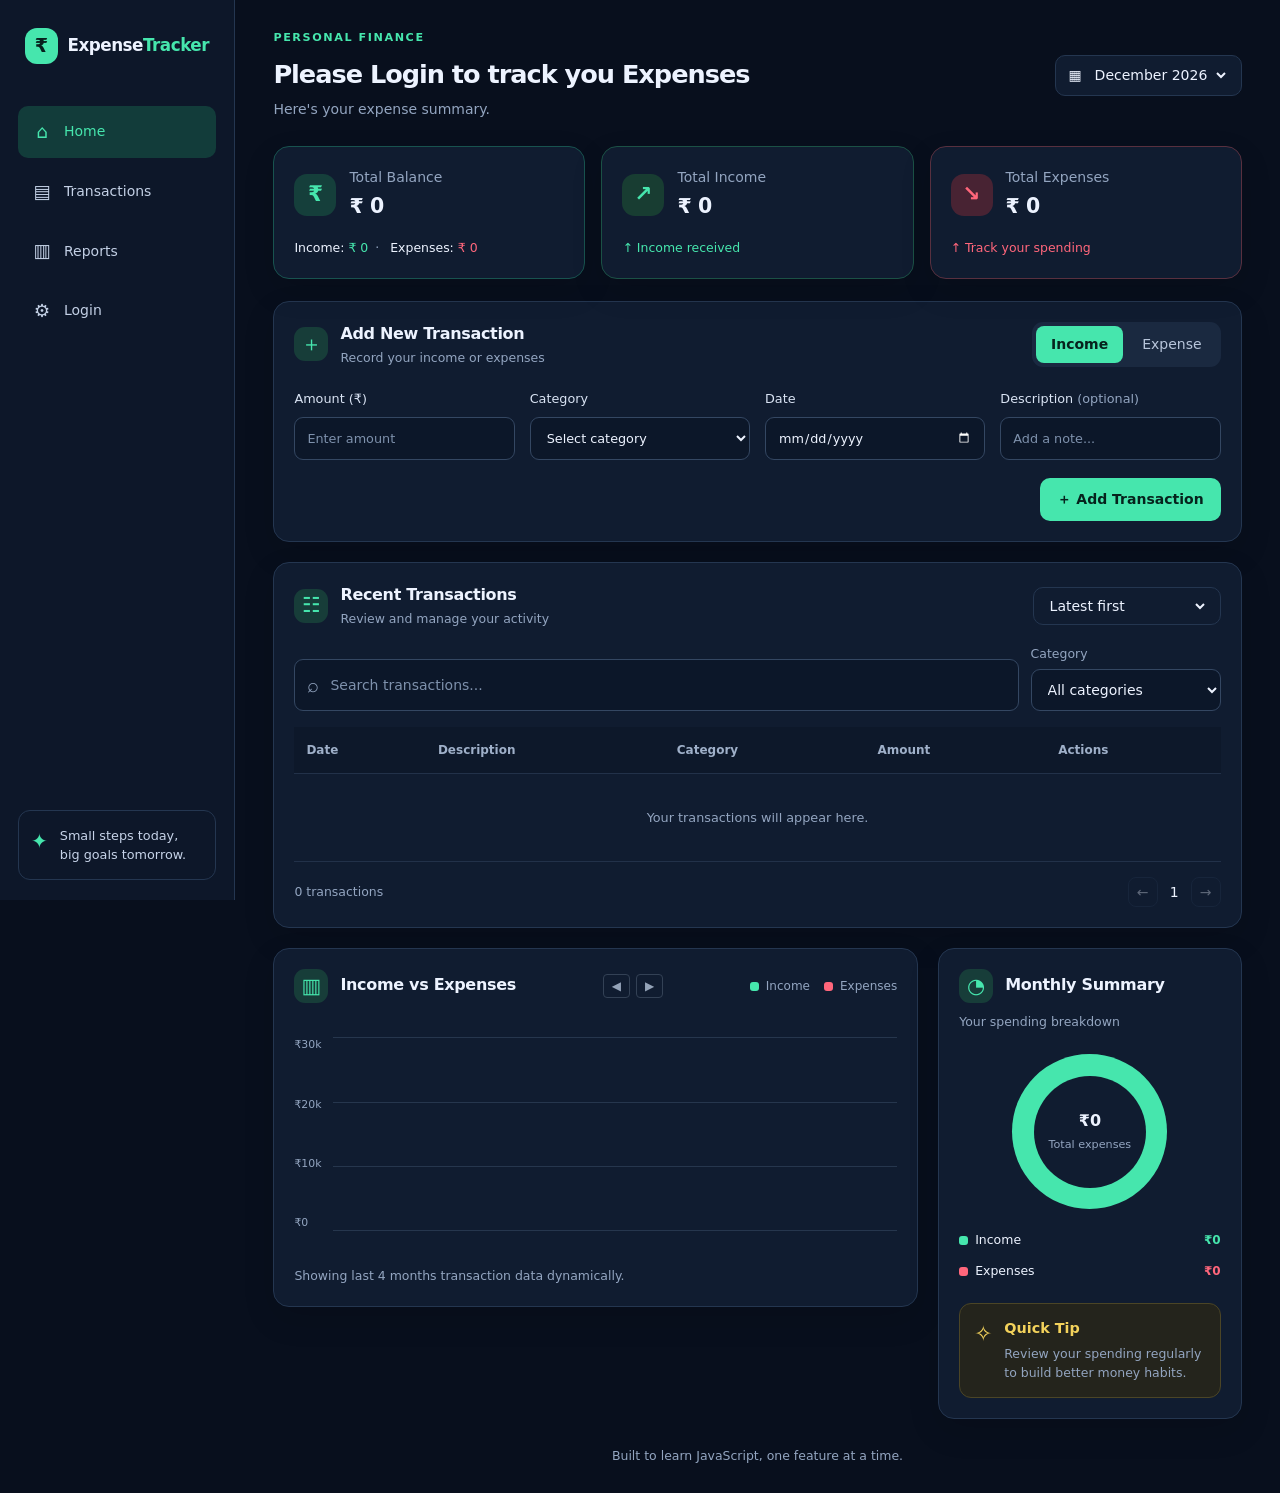
<file: index.html>
<!doctype html>
<html lang="en">
   <head>
      <meta charset="UTF-8" />
      <meta name="viewport" content="width=device-width, initial-scale=1.0" />
      <title>ExpenseTracker | Personal Finance</title>
      <link rel="stylesheet" href="style.css" />
   </head>

   <body>
      <div class="app-shell">
         <aside class="sidebar">
            <a class="brand" href="#" aria-label="ExpenseTracker home">
               <span class="brand-icon">₹</span>
               <span>Expense<span class="accent">Tracker</span></span>
            </a>

            <nav class="main-nav" aria-label="Main navigation">
               <a id="home" class="nav-link active" href="#overview"
                  ><span>⌂</span> Home</a
               >
               <a id="transactionsLink" class="nav-link" href="#transactions"
                  ><span>▤</span> Transactions</a
               >
               <a id="reportsLink" class="nav-link" href="#reports"
                  ><span>▥</span> Reports</a
               >
               <a id="login" class="nav-link" href="./login.html"
                  ><span>⚙</span> Login</a
               >
            </nav>

            <div class="sidebar-note">
               <span class="note-icon">✦</span>
               <p>Small steps today,<br />big goals tomorrow.</p>
            </div>
         </aside>

         <main class="main-content" id="overview">
            <header class="page-header">
               <div>
                  <p class="eyebrow">PERSONAL FINANCE</p>
                  <h1>
                     <span id="greetingText"
                        >Please Login to track you Expenses</span
                     ><span aria-hidden="true"></span>
                  </h1>
                  <p class="muted">Here's your expense summary.</p>
               </div>
               <label class="month-picker">
                  <span aria-hidden="true">▦</span>
                  <select id="month-filter" aria-label="Select month">
                     <option value="2026-10">October 2026</option>
                     <option value="2026-09">September 2026</option>
                     <option value="2026-08">August 2026</option>
                  </select>
               </label>
            </header>

            <section
               id="balanceSection"
               class="summary-grid"
               aria-label="Financial overview"
            >
               <article class="summary-card balance-card">
                  <div class="summary-top">
                     <span class="summary-icon">₹</span>
                     <div>
                        <p class="muted">Total Balance</p>
                        <h2 id="total-balance">₹ 0</h2>
                     </div>
                  </div>
                  <p class="summary-foot">
                     Income:
                     <span id="total_income" class="positive total_income"
                        >₹ 0</span
                     ><span class="separator">·</span> Expenses:
                     <span id="total_expenses" class="negative total_expenses"
                        >₹ 0</span
                     >
                  </p>
               </article>

               <article class="summary-card income-card">
                  <div class="summary-top">
                     <span class="summary-icon">↗</span>
                     <div>
                        <p class="muted">Total Income</p>
                        <h2 class="total_income" id="total-income">₹ 0</h2>
                     </div>
                  </div>
                  <p class="summary-foot positive">↑ Income received</p>
               </article>

               <article class="summary-card expense-card">
                  <div class="summary-top">
                     <span class="summary-icon">↘</span>
                     <div>
                        <p class="muted">Total Expenses</p>
                        <h2 class="total_expenses" id="total-expenses">₹ 0</h2>
                     </div>
                  </div>
                  <p class="summary-foot negative">↑ Track your spending</p>
               </article>
            </section>

            <section
               class="panel transaction-form-panel"
               aria-labelledby="form-title"
            >
               <div class="panel-heading">
                  <div class="heading-title">
                     <span class="heading-icon">＋</span>
                     <div>
                        <h2 id="form-title">Add New Transaction</h2>
                        <p class="muted small">
                           Record your income or expenses
                        </p>
                     </div>
                  </div>

                  <div
                     class="type-switch"
                     role="group"
                     aria-label="Transaction type"
                  >
                     <button
                        id="incomeBtn"
                        class="type-button selected"
                        type="button"
                        data-type="income"
                     >
                        Income
                     </button>
                     <button
                        id="expenseBtn"
                        class="type-button"
                        type="button"
                        data-type="expense"
                     >
                        Expense
                     </button>
                  </div>
               </div>

               <form id="transaction-form">
                  <div class="form-grid">
                     <label class="field">
                        <span>Amount (₹)</span>
                        <input
                           id="amount"
                           name="amount"
                           type="number"
                           min="0.01"
                           step="0.01"
                           placeholder="Enter amount"
                           required
                        />
                     </label>
                     <label class="field">
                        <span>Category</span>
                        <select id="category" name="category" required>
                           <option hidden value="">Select category</option>
                           <option>Salary</option>
                           <option>Freelance</option>
                           <option>Food & Dining</option>
                           <option>Shopping</option>
                           <option>Transport</option>
                           <option>Bills & Utilities</option>
                           <option>Entertainment</option>
                           <option>Health</option>
                           <option>Education</option>
                           <option>Other</option>
                        </select>
                     </label>
                     <label class="field">
                        <span>Date</span>
                        <input id="date" name="date" type="date" required />
                     </label>
                     <label class="field">
                        <span
                           >Description
                           <span class="muted">(optional)</span></span
                        >
                        <input
                           id="description"
                           name="description"
                           type="text"
                           placeholder="Add a note..."
                        />
                     </label>
                  </div>
                  <div class="form-actions">
                     <button class="primary-button" type="submit">
                        ＋ Add Transaction
                     </button>
                  </div>
               </form>
            </section>

            <section
               class="panel transactions-panel"
               id="transactions"
               aria-labelledby="transactions-title"
            >
               <div class="panel-heading transactions-heading">
                  <div class="heading-title">
                     <span class="heading-icon">☷</span>
                     <div>
                        <h2 id="transactions-title">Recent Transactions</h2>
                        <p class="muted small">
                           Review and manage your activity
                        </p>
                     </div>
                  </div>
                  <label class="sort-control">
                     <span class="sr-only">Sort transactions</span>
                     <select id="sort-order">
                        <option value="newest">Latest first</option>
                        <option value="oldest">Oldest first</option>
                        <option value="highest">Amount: high to low</option>
                        <option value="lowest">Amount: low to high</option>
                     </select>
                  </label>
               </div>

               <div class="toolbar">
                  <label class="search-box">
                     <span aria-hidden="true">⌕</span>
                     <input
                        id="search"
                        type="search"
                        placeholder="Search transactions..."
                        aria-label="Search transactions"
                     />
                  </label>
                  <label class="category-filter">
                     <span class="muted small">Category</span>
                     <select id="category-filter">
                        <option value="all">All categories</option>
                        <option>Salary</option>
                        <option>Freelance</option>
                        <option>Food & Dining</option>
                        <option>Shopping</option>
                        <option>Transport</option>
                        <option>Bills & Utilities</option>
                        <option>Entertainment</option>
                        <option>Health</option>
                        <option>Education</option>
                        <option>Other</option>
                     </select>
                  </label>
               </div>

               <div class="table-wrap">
                  <table>
                     <thead>
                        <tr>
                           <th>Date</th>
                           <th>Description</th>
                           <th>Category</th>
                           <th>Amount</th>
                           <th>Actions</th>
                        </tr>
                     </thead>
                     <tbody id="transaction-list">
                        <tr class="empty-row">
                           <td colspan="5">
                              Your transactions will appear here.
                           </td>
                        </tr>
                     </tbody>
                  </table>
               </div>
               <div class="table-footer">
                  <span class="muted small" id="transaction-count"
                     >0 transactions</span
                  >
                  <div class="pagination" aria-label="Transaction pagination">
                     <button
                        type="button"
                        id="previous-page"
                        disabled
                        aria-label="Previous page"
                     >
                        ←
                     </button>
                     <span id="current-page">1</span>
                     <button
                        type="button"
                        id="next-page"
                        disabled
                        aria-label="Next page"
                     >
                        →
                     </button>
                  </div>
               </div>
            </section>

            <section class="lower-grid" id="reports">
               <article class="panel chart-panel">
                  <div class="panel-heading">
                     <div class="heading-title">
                        <span class="heading-icon">▥</span>
                        <h2>Income vs Expenses</h2>
                     </div>

                     <!-- 🧭 Navigation Buttons Added Here -->
                     <div
                        class="chart-nav-controls"
                        style="display: flex; align-items: center; gap: 6px"
                     >
                        <button
                           id="prev-chart"
                           class="chart-nav-btn"
                           title="Previous Months"
                           style="
                              background: transparent;
                              border: 1px solid #334155;
                              color: #94a3b8;
                              padding: 2px 8px;
                              cursor: pointer;
                              border-radius: 4px;
                              font-weight: bold;
                              font-size: 12px;
                           "
                        >
                           ◀
                        </button>
                        <button
                           id="next-chart"
                           class="chart-nav-btn"
                           title="Next Months"
                           style="
                              background: transparent;
                              border: 1px solid #334155;
                              color: #94a3b8;
                              padding: 2px 8px;
                              cursor: pointer;
                              border-radius: 4px;
                              font-weight: bold;
                              font-size: 12px;
                           "
                        >
                           ▶
                        </button>
                     </div>

                     <div class="chart-legend">
                        <span
                           ><i class="legend-dot income-dot"></i> Income</span
                        >
                        <span
                           ><i class="legend-dot expense-dot"></i>
                           Expenses</span
                        >
                     </div>
                  </div>

                  <div
                     class="chart-placeholder"
                     role="img"
                     aria-label="Income versus expenses chart"
                  >
                     <div id="chartLabels" class="chart-y-labels">
                        <span>₹30k</span>
                        <span>₹20k</span>
                        <span>₹10k</span>
                        <span>₹0</span>
                     </div>
                     <div class="chart-area">
                        <div class="chart-grid-lines">
                           <i></i><i></i><i></i><i></i>
                        </div>

                        <!-- Added ID here so JavaScript can dynamically render the 4 months bars -->
                        <div class="bar-groups" id="bar-groups-container"></div>
                     </div>
                  </div>
                  <p class="muted small chart-note">
                     Showing last 4 months transaction data dynamically.
                  </p>
               </article>

               <aside class="panel side-summary">
                  <div class="panel-heading">
                     <div class="heading-title">
                        <span class="heading-icon">◔</span>
                        <h2>Monthly Summary</h2>
                     </div>
                  </div>
                  <p class="muted small">Your spending breakdown</p>
                  <div class="donut-wrap">
                     <div class="donut-chart">
                        <div class="donut-center">
                           <strong id="donut-total">₹0</strong
                           ><span>Total expenses</span>
                        </div>
                     </div>
                  </div>
                  <div class="legend-list">
                     <div>
                        <span><i class="legend-dot income-dot"></i> Income</span
                        ><strong id="positive" class="positive">₹0</strong>
                     </div>
                     <div>
                        <span
                           ><i class="legend-dot expense-dot"></i>
                           Expenses</span
                        ><strong id="negative" class="negative">₹0</strong>
                     </div>
                  </div>
                  <div class="tip-box">
                     <span class="tip-icon">✧</span>
                     <div>
                        <h3>Quick Tip</h3>
                        <p class="muted small">
                           Review your spending regularly to build better money
                           habits.
                        </p>
                     </div>
                  </div>
               </aside>
            </section>

            <footer class="page-footer muted small">
               Built to learn JavaScript, one feature at a time.
            </footer>
         </main>
      </div>

      <!-- Edit Transaction Modal -->
      <div id="edit-modal" class="modal-overlay hidden">
         <div class="modal-content">
            <div class="modal-header">
               <h3>Edit Transaction</h3>
               <button id="close-modal-btn" class="close-btn">&times;</button>
            </div>

            <form id="edit-form">
               <input type="hidden" id="edit-id" />

               <div class="form-group">
                  <label for="edit-amount">Amount (₹)</label>
                  <input
                     type="number"
                     id="edit-amount"
                     placeholder="Enter amount"
                     required
                  />
               </div>

               <div class="form-group">
                  <label for="edit-category">Category</label>
                  <select id="edit-category" required>
                     <option hidden value="">Select category</option>
                     <option>Salary</option>
                     <option>Freelance</option>
                     <option>Food & Dining</option>
                     <option>Shopping</option>
                     <option>Transport</option>
                     <option>Bills & Utilities</option>
                     <option>Entertainment</option>
                     <option>Health</option>
                     <option>Education</option>
                     <option>Other</option>
                  </select>
               </div>

               <div class="form-group">
                  <label for="edit-date">Date</label>
                  <input type="date" id="edit-date" required />
               </div>

               <div class="form-group">
                  <label for="edit-description">Description</label>
                  <input
                     type="text"
                     id="edit-description"
                     placeholder="Enter description"
                  />
               </div>

               <div class="modal-actions">
                  <button
                     type="button"
                     id="cancel-edit-btn"
                     class="btn btn-secondary"
                  >
                     Cancel
                  </button>
                  <button type="submit" class="btn btn-primary">
                     Update Transaction
                  </button>
               </div>
            </form>
         </div>
      </div>

      <script type="module" src="./script.js"></script>
      <script type="module" src="./uiModification.js"></script>
      <script type="module" src="./transaction.js"></script>
      <script type="module" src="./validation.js"></script>
      <script src="./userInfo.js" type="module" charset="utf-8"></script>
      <script type="module" src="./viewTransaction.js"></script>
      <script type="module" src="./action.js"></script>
      <script type="module" src="./chart.js"></script>
      <script type="module" src="./summary.js"></script>
   </body>
</html>
</file>
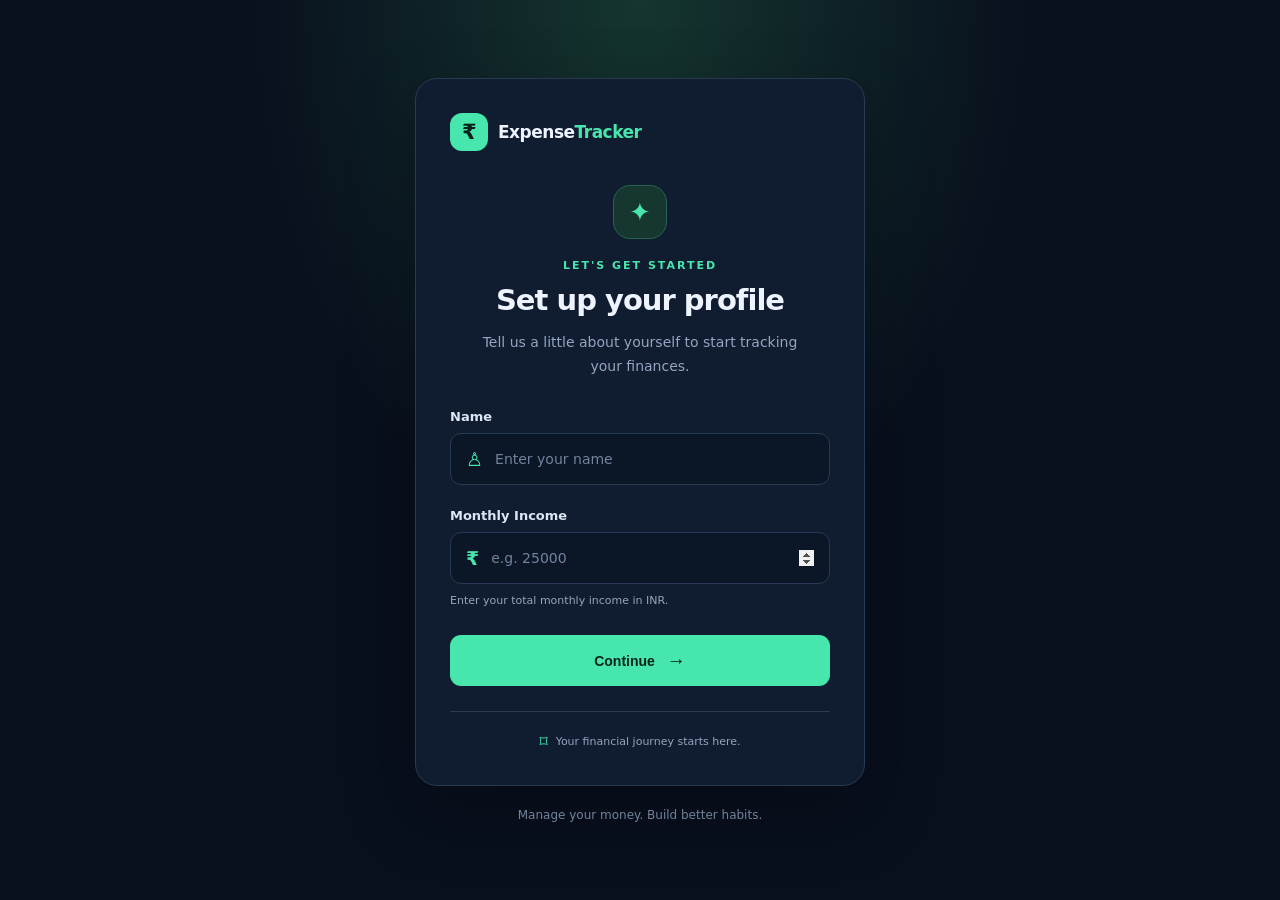
<file: Main_Page/Form_Page/form.html>
<!doctype html>
<html lang="en">
   <head>
      <meta charset="UTF-8" />
      <meta name="viewport" content="width=device-width, initial-scale=1.0" />
      <title>Income Setup | Expense Tracker</title>
      <link rel="stylesheet" href="formStyle.css" />
   </head>
   <body>
      <main class="page-container">
         <section class="form-card">
            <div class="brand">
               <span class="brand-icon">₹</span>
               <span>Expense<span class="accent">Tracker</span></span>
            </div>

            <div class="form-header">
               <div class="welcome-icon">✦</div>
               <p class="eyebrow">LET'S GET STARTED</p>
               <h1>Set up your profile</h1>
               <p class="subtitle">
                  Tell us a little about yourself to start tracking your
                  finances.
               </p>
            </div>

            <form id="income-form">
               <div class="input-group">
                  <label for="name">Name</label>
                  <div class="input-wrapper">
                     <span class="input-icon" aria-hidden="true">♙</span>
                     <input
                        type="text"
                        id="name"
                        name="name"
                        placeholder="Enter your name"
                        autocomplete="name"
                        required
                     />
                  </div>
               </div>

               <div class="input-group">
                  <label for="income">Monthly Income</label>
                  <div class="input-wrapper">
                     <span class="currency-symbol" aria-hidden="true">₹</span>
                     <input
                        type="number"
                        id="income"
                        name="income"
                        placeholder="e.g. 25000"
                        min="0"
                        step="0.01"
                        required
                     />
                  </div>
                  <p class="field-hint">
                     Enter your total monthly income in INR.
                  </p>
               </div>

               <button type="submit" class="submit-btn">
                  Continue <span aria-hidden="true">→</span>
               </button>
            </form>

            <div class="privacy-note">
               <span aria-hidden="true">⌑</span>
               Your financial journey starts here.
            </div>
         </section>

         <p class="page-footer">Manage your money. Build better habits.</p>
      </main>

      <script src="form.js"></script>
   </body>
</html>
</file>
<file: style.css>
/* ---------- Base / design tokens ---------- */
:root {
   color-scheme: dark;
   --bg: #080f1d;
   --sidebar: #0d1729;
   --panel: #101c30;
   --panel-hover: #14233a;
   --border: #243650;
   --text: #edf3ff;
   --muted: #93a5c0;
   --green: #46e6ad;
   --green-dark: #123c3a;
   --red: #ff667b;
   --radius: 16px;
   --shadow: 0 12px 32px rgb(0 0 0 / 12%);
}

* {
   box-sizing: border-box;
}

html {
   scroll-behavior: smooth;
}

body {
   margin: 0;
   background: var(--bg);
   color: var(--text);
   font-family:
      Inter,
      ui-sans-serif,
      system-ui,
      -apple-system,
      BlinkMacSystemFont,
      "Segoe UI",
      sans-serif;
   font-size: 14px;
   line-height: 1.5;
}

button,
input,
select {
   font: inherit;
}

button,
select {
   cursor: pointer;
}

button:focus-visible,
input:focus-visible,
select:focus-visible,
a:focus-visible {
   outline: 2px solid var(--green);
   outline-offset: 3px;
}

a {
   color: inherit;
   text-decoration: none;
}

h1,
h2,
h3,
p {
   margin-top: 0;
}

h1 {
   margin-bottom: 6px;
   font-size: clamp(1.45rem, 2vw, 2rem);
   letter-spacing: -0.04em;
}

h2 {
   margin-bottom: 0;
   font-size: 1rem;
   letter-spacing: -0.02em;
}

h3 {
   margin-bottom: 6px;
   font-size: 0.9rem;
}

p {
   margin-bottom: 0;
}

.muted {
   color: var(--muted);
}

.small {
   font-size: 0.78rem;
}

.accent,
.positive {
   color: var(--green);
}

.negative {
   color: var(--red);
}

.eyebrow {
   color: var(--green);
   font-size: 0.7rem;
   font-weight: 750;
   letter-spacing: 0.14em;
   margin-bottom: 8px;
}

.sr-only {
   position: absolute;
   width: 1px;
   height: 1px;
   padding: 0;
   margin: -1px;
   overflow: hidden;
   clip: rect(0, 0, 0, 0);
   white-space: nowrap;
   border: 0;
}

/* ---------- Main layout ---------- */
.app-shell {
   min-height: 100vh;
}

.sidebar {
   position: fixed;
   inset: 0 auto 0 0;
   z-index: 5;
   display: flex;
   flex-direction: column;
   width: 235px;
   padding: 28px 18px 20px;
   background: var(--sidebar);
   border-right: 1px solid var(--border);
}

.brand {
   display: flex;
   align-items: center;
   gap: 10px;
   padding: 0 7px;
   font-size: 1.05rem;
   font-weight: 800;
   letter-spacing: -0.03em;
}

.brand-icon {
   display: grid;
   place-items: center;
   width: 36px;
   height: 36px;
   border-radius: 12px;
   background: var(--green);
   color: #07201d;
   font-size: 1.2rem;
}

.main-nav {
   display: grid;
   gap: 8px;
   margin-top: 42px;
}

.nav-link {
   display: flex;
   align-items: center;
   gap: 12px;
   padding: 12px 14px;
   border-radius: 10px;
   color: #c3d0e5;
   transition:
      background 0.2s,
      color 0.2s;
}

.nav-link span {
   width: 20px;
   font-size: 1.15rem;
   text-align: center;
}

.nav-link:hover,
.active {
   background: var(--green-dark);
   color: var(--green);
}

.sidebar-note {
   display: flex;
   align-items: flex-start;
   gap: 12px;
   margin-top: auto;
   padding: 15px 12px;
   border: 1px solid var(--border);
   border-radius: 12px;
   color: #c6d3e8;
   font-size: 0.8rem;
}

.note-icon {
   color: var(--green);
   font-size: 1.25rem;
}

.main-content {
   max-width: 1800px;
   margin-left: 235px;
   padding: 30px clamp(20px, 3vw, 46px) 24px;
}

.page-header {
   display: flex;
   align-items: center;
   justify-content: space-between;
   gap: 20px;
   margin-bottom: 26px;
}

.month-picker,
.sort-control {
   display: flex;
   align-items: center;
   gap: 9px;
   padding: 9px 12px;
   border: 1px solid var(--border);
   border-radius: 10px;
   background: var(--panel);
}

select,
input {
   min-width: 0;
   color: var(--text);
   background: transparent;
   border: 0;
}

select option {
   background: var(--panel);
   color: var(--text);
}

.month-picker select {
   max-width: 145px;
}

.summary-grid {
   display: grid;
   grid-template-columns: repeat(3, minmax(0, 1fr));
   gap: 16px;
   margin-bottom: 22px;
}

.summary-card,
.panel {
   min-width: 0;
   background: var(--panel);
   border: 1px solid var(--border);
   border-radius: var(--radius);
   box-shadow: var(--shadow);
}

.summary-card {
   padding: 20px;
}

.balance-card {
   border-color: #18534f;
}

.income-card {
   border-color: #1b5145;
}

.expense-card {
   border-color: #58303f;
}

.summary-top {
   display: flex;
   align-items: center;
   gap: 13px;
}

.summary-icon {
   display: grid;
   flex: 0 0 42px;
   place-items: center;
   width: 42px;
   height: 42px;
   border-radius: 13px;
   background: #153f3b;
   color: var(--green);
   font-size: 1.35rem;
   font-weight: 750;
}

.income-card .summary-icon {
   background: #183d32;
}

.expense-card .summary-icon {
   background: #482333;
   color: var(--red);
}

.summary-card h2 {
   margin-top: 3px;
   font-size: clamp(1.05rem, 1.6vw, 1.4rem);
   font-variant-numeric: tabular-nums;
}

.summary-foot {
   margin-top: 17px;
   font-size: 0.78rem;
}

.separator {
   margin: 0 7px;
   color: var(--muted);
}

/* ---------- Panels and forms ---------- */
.panel {
   padding: 20px;
   margin-bottom: 20px;
}

.panel-heading {
   display: flex;
   align-items: center;
   justify-content: space-between;
   gap: 16px;
   margin-bottom: 22px;
}

.heading-title {
   display: flex;
   align-items: center;
   gap: 12px;
   min-width: 0;
}

.heading-icon {
   display: grid;
   flex: 0 0 34px;
   place-items: center;
   width: 34px;
   height: 34px;
   border-radius: 11px;
   background: #173d39;
   color: var(--green);
   font-size: 1.3rem;
}

.heading-title h2 {
   margin-bottom: 3px;
}

.type-switch {
   display: flex;
   gap: 4px;
   padding: 4px;
   border-radius: 11px;
   background: #1a2940;
}

.type-button {
   padding: 8px 15px;
   border: 0;
   border-radius: 8px;
   color: #b7c5da;
   background: transparent;
}

.type-button.selected {
   background: var(--green);
   color: #06231d;
   font-weight: 750;
}

.form-grid {
   display: grid;
   grid-template-columns: repeat(4, minmax(0, 1fr));
   gap: 15px;
}

.field {
   display: grid;
   gap: 8px;
   color: #d9e3f3;
   font-size: 0.8rem;
}

.field input,
.field select,
.search-box,
.category-filter select {
   width: 100%;
   min-height: 43px;
   padding: 10px 12px;
   border: 1px solid #344762;
   border-radius: 9px;
   background: #0c1729;
   color: var(--text);
}

.field input::placeholder,
.search-box input::placeholder {
   color: #7e91ac;
}

.field input[type="date"] {
   color-scheme: dark;
}

.form-actions {
   display: flex;
   justify-content: flex-end;
   margin-top: 18px;
}

.primary-button {
   padding: 11px 17px;
   border: 0;
   border-radius: 10px;
   background: var(--green);
   color: #06231d;
   font-weight: 800;
   transition:
      filter 0.2s,
      transform 0.2s;
}

.primary-button:hover {
   filter: brightness(1.08);
   transform: translateY(-1px);
}

/* ---------- Transaction table ---------- */
.transactions-heading {
   margin-bottom: 17px;
}

.toolbar {
   display: flex;
   align-items: end;
   gap: 12px;
   margin-bottom: 16px;
}

.search-box {
   display: flex;
   align-items: center;
   gap: 9px;
   flex: 1;
}

.search-box span {
   font-size: 1.25rem;
   color: var(--muted);
}

.search-box input {
   width: 100%;
   outline: 0;
}

.category-filter {
   display: grid;
   gap: 5px;
   width: 190px;
}

.category-filter select {
   min-height: 42px;
}

.table-wrap {
   width: 100%;
   overflow-x: auto;
}

table {
   width: 100%;
   border-collapse: collapse;
   text-align: left;
   white-space: nowrap;
}

thead {
   background: #0d182a;
   color: #9fb0c9;
   font-size: 0.75rem;
}

th,
td {
   padding: 14px 12px;
   border-bottom: 1px solid #223149;
}

th {
   font-weight: 650;
}

td {
   font-size: 0.8rem;
}

tbody tr {
   transition: background 0.15s;
}

tbody tr:hover {
   background: var(--panel-hover);
}

.amount-income {
   color: var(--green);
   font-weight: 750;
}

.amount-expense {
   color: var(--red);
   font-weight: 750;
}

.row-action {
   padding: 5px 7px;
   margin-right: 5px;
   border: 1px solid var(--border);
   border-radius: 7px;
   background: transparent;
   color: var(--muted);
}

.row-action:hover {
   color: var(--green);
   border-color: var(--green);
}

.row-action.delete:hover {
   color: var(--red);
   border-color: var(--red);
}

.empty-row td {
   padding: 34px 12px;
   text-align: center;
   color: var(--muted);
}

.table-footer {
   display: flex;
   justify-content: space-between;
   align-items: center;
   gap: 12px;
   padding-top: 15px;
}

.pagination {
   display: flex;
   align-items: center;
   gap: 12px;
}

.pagination button {
   width: 30px;
   height: 30px;
   border: 1px solid var(--border);
   border-radius: 8px;
   background: transparent;
   color: var(--text);
}

.pagination button:disabled {
   opacity: 0.35;
   cursor: not-allowed;
}

.action-buttons {
   display: flex;
   align-items: center;
   justify-content: center;
   gap: 8px;
}

.action-buttons button {
   border: none;
   background: transparent;
   padding: 6px;
   border-radius: 6px;
   cursor: pointer;
   font-size: 16px;
   transition: background 0.2s ease;
}

.edit-btn:hover {
   background: #e0f2fe;
}

.delete-btn:hover {
   background: #fee2e2;
}

.text-green {
   color: #22c55e;
   /* Tailwind-er green-500 type ba nijer choice-er green */
}

.text-red {
   color: #ef4444;
   /* Tailwind-er red-500 type ba nijer choice-er red */
}

/* ---------- Charts / monthly summary ---------- */
.lower-grid {
   display: grid;
   grid-template-columns: minmax(0, 1.7fr) minmax(260px, 0.8fr);
   gap: 20px;
   align-items: start;
}

.chart-panel,
.side-summary {
   margin-bottom: 20px;
}

.chart-legend {
   display: flex;
   gap: 14px;
   color: var(--muted);
   font-size: 0.75rem;
}

.chart-legend span,
.legend-list span {
   display: inline-flex;
   align-items: center;
   gap: 7px;
}

.legend-dot {
   display: inline-block;
   width: 9px;
   height: 9px;
   border-radius: 3px;
}

.income-dot {
   background: var(--green);
}

.expense-dot {
   background: var(--red);
}

.chart-placeholder {
   display: flex;
   gap: 12px;
   height: 230px;
   padding-top: 12px;
}

.chart-y-labels {
   display: flex;
   flex-direction: column;
   justify-content: space-between;
   padding-bottom: 24px;
   color: var(--muted);
   font-size: 0.68rem;
}

.chart-area {
   position: relative;
   display: flex;
   flex: 1;
   min-width: 0;
}

.chart-grid-lines {
   position: absolute;
   inset: 0 0 24px;
   display: flex;
   flex-direction: column;
   justify-content: space-between;
}

.chart-grid-lines i {
   border-top: 1px solid #26364d;
}

.bar-groups {
   position: relative;
   z-index: 1;
   display: flex;
   justify-content: space-around;
   align-items: stretch;
   width: 100%;
   height: 100%;
}

.bar-group {
   display: flex;
   flex-direction: column;
   align-items: center;
   justify-content: flex-end;
   gap: 7px;
   min-width: 30px;
   color: var(--muted);
   font-size: 0.7rem;
}

.bar-pair {
   display: flex;
   align-items: flex-end;
   justify-content: center;
   gap: 5px;
   width: 100%;
   height: calc(100% - 24px);
}

#bar1,
#bar2 {
   display: flex;
   flex-direction: column;
   align-items: center;
   justify-content: flex-end;
   gap: 5px;
   width: 100%;
   height: 100%;
}

.bar-group .bar {
   display: block;
   width: clamp(10px, 1.5vw, 20px);
   min-height: 3px;
   border-radius: 4px 4px 0 0;
}

.income-bar {
   background: var(--green);
}

.expense-bar {
   background: var(--red);
}

.chart-note {
   margin-top: 12px;
}

.side-summary > .muted {
   margin-top: -12px;
}

.donut-wrap {
   display: grid;
   place-items: center;
   padding: 22px 0;
}

.donut-chart {
   display: grid;
   place-items: center;
   width: 155px;
   aspect-ratio: 1;
   border-radius: 50%;
   background: conic-gradient(var(--green) 0 100%, var(--red) 66% 100%);
}

.donut-center {
   display: flex;
   flex-direction: column;
   align-items: center;
   justify-content: center;
   width: 112px;
   aspect-ratio: 1;
   border-radius: 50%;
   background: var(--panel);
}

.donut-center strong {
   font-size: 1rem;
}

.donut-center span {
   margin-top: 4px;
   color: var(--muted);
   font-size: 0.7rem;
}

.legend-list {
   display: grid;
   gap: 12px;
}

.legend-list > div {
   display: flex;
   justify-content: space-between;
   align-items: center;
   gap: 10px;
   font-size: 0.78rem;
}

.legend-list strong {
   font-size: 0.75rem;
}

.tip-box {
   display: flex;
   gap: 12px;
   margin-top: 22px;
   padding: 14px;
   border: 1px solid #4b4526;
   border-radius: 12px;
   background: #24241c;
}

.tip-icon {
   color: #f3d25b;
   font-size: 1.35rem;
}

.tip-box h3 {
   color: #f3d25b;
}

.page-footer {
   padding: 8px 0 4px;
   text-align: center;
}

/* ---------- Responsive layouts ---------- */
@media (min-width: 1500px) {
   .summary-card {
      padding: 24px;
   }

   .panel {
      padding: 24px;
   }
}

@media (max-width: 1150px) {
   .sidebar {
      width: 200px;
   }

   .main-content {
      margin-left: 200px;
      padding-inline: 22px;
   }

   .summary-grid {
      grid-template-columns: repeat(2, minmax(0, 1fr));
   }

   .expense-card {
      grid-column: span 2;
   }

   .form-grid {
      grid-template-columns: repeat(2, minmax(0, 1fr));
   }

   .lower-grid {
      grid-template-columns: minmax(0, 1fr);
   }
}

@media (max-width: 760px) {
   .sidebar {
      position: static;
      width: auto;
      padding: 15px 16px 10px;
      border-right: 0;
      border-bottom: 1px solid var(--border);
   }

   .brand {
      padding: 0;
   }

   .main-nav {
      display: flex;
      gap: 6px;
      overflow-x: auto;
      margin-top: 14px;
      padding-bottom: 4px;
   }

   .nav-link {
      flex: 0 0 auto;
      padding: 9px 12px;
      font-size: 0.8rem;
   }

   .nav-link span {
      width: auto;
   }

   .sidebar-note {
      display: none;
   }

   .main-content {
      margin-left: 0;
      padding: 22px 14px;
   }

   .page-header {
      align-items: flex-start;
      flex-direction: column;
      gap: 14px;
   }

   .month-picker {
      align-self: stretch;
      justify-content: space-between;
   }

   .summary-grid {
      grid-template-columns: minmax(0, 1fr);
      gap: 12px;
   }

   .expense-card {
      grid-column: auto;
   }

   .summary-card {
      padding: 17px;
   }

   .panel {
      padding: 15px;
      border-radius: 13px;
   }

   .panel-heading {
      align-items: flex-start;
      flex-direction: column;
      gap: 13px;
   }

   .transactions-heading {
      flex-direction: column;
   }

   .type-switch {
      align-self: stretch;
   }

   .type-button {
      flex: 1;
   }

   .form-grid {
      grid-template-columns: minmax(0, 1fr);
   }

   .form-actions .primary-button {
      width: 100%;
   }

   .toolbar {
      align-items: stretch;
      flex-direction: column;
   }

   .category-filter {
      width: 100%;
   }

   .table-wrap table {
      min-width: 650px;
   }

   .chart-legend {
      flex-wrap: wrap;
   }

   .chart-placeholder {
      height: 190px;
   }

   .chart-panel .panel-heading {
      gap: 10px;
   }

   .chart-panel .heading-title {
      flex-wrap: wrap;
   }

   .table-footer {
      align-items: flex-start;
   }
}

@media (prefers-reduced-motion: reduce) {
   *,
   *::before,
   *::after {
      scroll-behavior: auto !important;
      transition-duration: 0.01ms !important;
   }
}

/* Modal Overlay Background */
.modal-overlay {
   position: fixed;
   top: 0;
   left: 0;
   width: 100%;
   height: 100%;
   background: rgba(0, 0, 0, 0.4);
   backdrop-filter: blur(5px);
   display: flex;
   justify-content: center;
   align-items: center;
   z-index: 1000;
}

/* Hidden Class to toggle visibility */
.modal-overlay.hidden {
   display: none;
}

/* Modal Box */
.modal-content {
   background: #212121;
   width: 100%;
   max-width: 400px;
   border-radius: 12px;
   padding: 20px 24px;
   box-shadow: 0 10px 25px rgba(0, 0, 0, 0.2);
   animation: modalFadeIn 0.3s ease;
}

@keyframes modalFadeIn {
   from {
      opacity: 0;
      transform: translateY(-20px);
   }

   to {
      opacity: 1;
      transform: translateY(0);
   }
}

/* Modal Header */
.modal-header {
   display: flex;
   justify-content: space-between;
   align-items: center;
   margin-bottom: 20px;
   border-bottom: 1px solid #eee;
   padding-bottom: 10px;
}

.modal-header h3 {
   margin: 0;
   font-size: 1.25rem;
   color: #f1f1f1;
}

.close-btn {
   background: none;
   border: none;
   font-size: 1.5rem;
   cursor: pointer;
   color: #888;
}

.close-btn:hover {
   color: #ccc;
}

/* Form Groups inside Modal */
.form-group {
   margin-bottom: 15px;
}

.form-group label {
   display: block;
   font-size: 0.85rem;
   font-weight: 600;
   color: #555;
   margin-bottom: 5px;
}

.form-group input,
.form-group select {
   width: 100%;
   padding: 10px 12px;
   border: 1px solid #ddd;
   border-radius: 8px;
   font-size: 0.95rem;
   outline: none;
   transition: border-color 0.2s;
   box-sizing: border-box;
}

.form-group input:focus,
.form-group select:focus {
   border-color: #4f46e5;
}

/* Action Buttons */
.modal-actions {
   display: flex;
   gap: 10px;
   margin-top: 20px;
}

.btn {
   flex: 1;
   padding: 10px;
   border: none;
   border-radius: 8px;
   font-weight: 600;
   cursor: pointer;
   font-size: 0.95rem;
}

.btn-secondary {
   background: #f3f4f6;
   color: #4b5563;
}

.btn-secondary:hover {
   background: #e5e7eb;
}

.btn-primary {
   background: #4f46e5;
   color: #ffffff;
}

.btn-primary:hover {
   background: #4338ca;
}
</file>
<file: Main_Page/Form_Page/formStyle.css>
:root {
   --bg: #080f1d;
   --card: #101c30;
   --input-bg: #0b1627;
   --border: #293b54;
   --text: #edf3ff;
   --muted: #93a5c0;
   --green: #46e6ad;
}

* {
   margin: 0;
   padding: 0;
   box-sizing: border-box;
}

body {
   min-height: 100vh;
   font-family:
      system-ui,
      -apple-system,
      "Segoe UI",
      sans-serif;
   background:
      radial-gradient(ellipse at 50% 0%, #15352f 0%, transparent 45%), var(--bg);
   color: var(--text);
}

.page-container {
   min-height: 100vh;
   display: flex;
   flex-direction: column;
   justify-content: center;
   align-items: center;
   padding: 32px 18px;
}

.form-card {
   width: 100%;
   max-width: 450px;
   padding: 34px;
   background: var(--card);
   border: 1px solid var(--border);
   border-radius: 22px;
   box-shadow: 0 24px 70px rgb(0 0 0 / 25%);
}

.brand {
   display: flex;
   align-items: center;
   gap: 10px;
   font-size: 17px;
   font-weight: 750;
   letter-spacing: -0.5px;
}

.brand-icon {
   width: 38px;
   height: 38px;
   display: grid;
   place-items: center;
   border-radius: 12px;
   background: var(--green);
   color: #07201b;
   font-size: 21px;
}

.accent {
   color: var(--green);
}

.form-header {
   text-align: center;
   margin: 34px 0 30px;
}

.welcome-icon {
   width: 54px;
   height: 54px;
   margin: 0 auto 20px;
   display: grid;
   place-items: center;
   border: 1px solid #286451;
   border-radius: 17px;
   background: #15372f;
   color: var(--green);
   font-size: 26px;
}

.eyebrow {
   color: var(--green);
   font-size: 11px;
   font-weight: 750;
   letter-spacing: 2px;
   margin-bottom: 10px;
}

h1 {
   font-size: clamp(24px, 5vw, 29px);
   line-height: 1.3;
   letter-spacing: -1px;
   margin-bottom: 12px;
}

.subtitle {
   max-width: 320px;
   margin: 0 auto;
   color: var(--muted);
   font-size: 14px;
   line-height: 1.7;
}

#income-form {
   display: flex;
   flex-direction: column;
   gap: 23px;
}

.input-group {
   display: flex;
   flex-direction: column;
   gap: 9px;
}

.input-group label {
   color: #dce6f5;
   font-size: 13px;
   font-weight: 650;
}

.input-wrapper {
   display: flex;
   align-items: center;
   gap: 12px;
   min-height: 52px;
   padding: 0 15px;
   border: 1px solid var(--border);
   border-radius: 11px;
   background: var(--input-bg);
   transition:
      border-color 0.2s,
      box-shadow 0.2s;
}

.input-wrapper:focus-within {
   border-color: var(--green);
   box-shadow: 0 0 0 3px rgb(70 230 173 / 10%);
}

.input-icon,
.currency-symbol {
   flex-shrink: 0;
   color: var(--green);
   font-size: 19px;
}

.currency-symbol {
   font-weight: 700;
}

.input-wrapper input {
   width: 100%;
   min-width: 0;
   border: none;
   outline: none;
   background: transparent;
   color: var(--text);
   font: inherit;
   font-size: 14px;
}

.input-wrapper input::placeholder {
   color: #71839d;
}

.input-wrapper input::-webkit-inner-spin-button,
.input-wrapper input::-webkit-outer-spin-button {
   opacity: 1;
}

.field-hint {
   color: var(--muted);
   font-size: 11px;
   line-height: 1.5;
}

.submit-btn {
   display: flex;
   align-items: center;
   justify-content: center;
   gap: 12px;
   width: 100%;
   min-height: 51px;
   margin-top: 3px;
   border: none;
   border-radius: 11px;
   background: var(--green);
   color: #06231c;
   font-size: 14px;
   font-weight: 750;
   cursor: pointer;
   transition:
      transform 0.2s,
      filter 0.2s;
}

.submit-btn span {
   font-size: 19px;
   transition: transform 0.2s;
}

.submit-btn:hover {
   filter: brightness(1.08);
   transform: translateY(-2px);
}

.submit-btn:hover span {
   transform: translateX(4px);
}

.submit-btn:active {
   transform: translateY(0);
}

.submit-btn:focus-visible {
   outline: 2px solid var(--green);
   outline-offset: 4px;
}

.privacy-note {
   display: flex;
   align-items: center;
   justify-content: center;
   gap: 8px;
   margin-top: 25px;
   padding-top: 20px;
   border-top: 1px solid var(--border);
   color: var(--muted);
   font-size: 11px;
}

.privacy-note span {
   color: var(--green);
   font-size: 16px;
}

.page-footer {
   margin-top: 22px;
   color: #71839d;
   font-size: 12px;
   text-align: center;
}

@media (max-width: 480px) {
   .page-container {
      padding: 20px 14px;
   }

   .form-card {
      padding: 25px 20px;
      border-radius: 18px;
   }

   .form-header {
      margin: 28px 0;
   }
}

.success-card {
   width: min(90%, 420px);
   margin: 60px auto;
   padding: 35px 25px;
   text-align: center;
   background: #171c2b;
   border: 1px solid #2a3448;
   border-radius: 20px;
   box-shadow: 0 15px 40px rgba(0, 0, 0, 0.25);
   animation: fadeIn 0.4s ease;
}

.success-icon {
   width: 68px;
   height: 68px;
   margin: 0 auto 22px;
   display: flex;
   align-items: center;
   justify-content: center;
   border-radius: 50%;
   background: rgba(34, 197, 94, 0.12);
   border: 1px solid rgba(34, 197, 94, 0.4);
   color: #4ade80;
   font-size: 36px;
   font-weight: bold;
}

.success-card h1 {
   margin-bottom: 12px;
   color: #f8fafc;
   font-size: 27px;
}

.success-card p {
   margin-bottom: 28px;
   color: #a6b0c3;
   font-size: 15px;
   line-height: 1.7;
}

.home-btn {
   display: inline-block;
   padding: 13px 22px;
   border-radius: 10px;
   background: #6366f1;
   color: #fff;
   text-decoration: none;
   font-weight: 600;
   transition:
      background 0.2s ease,
      transform 0.2s ease;
}

.home-btn:hover {
   background: #4f46e5;
   transform: translateY(-2px);
}

@keyframes fadeIn {
   from {
      opacity: 0;
      transform: translateY(10px);
   }

   to {
      opacity: 1;
      transform: translateY(0);
   }
}

@media (prefers-reduced-motion: reduce) {
   *,
   *::before,
   *::after {
      transition: none !important;
   }
}
</file>
